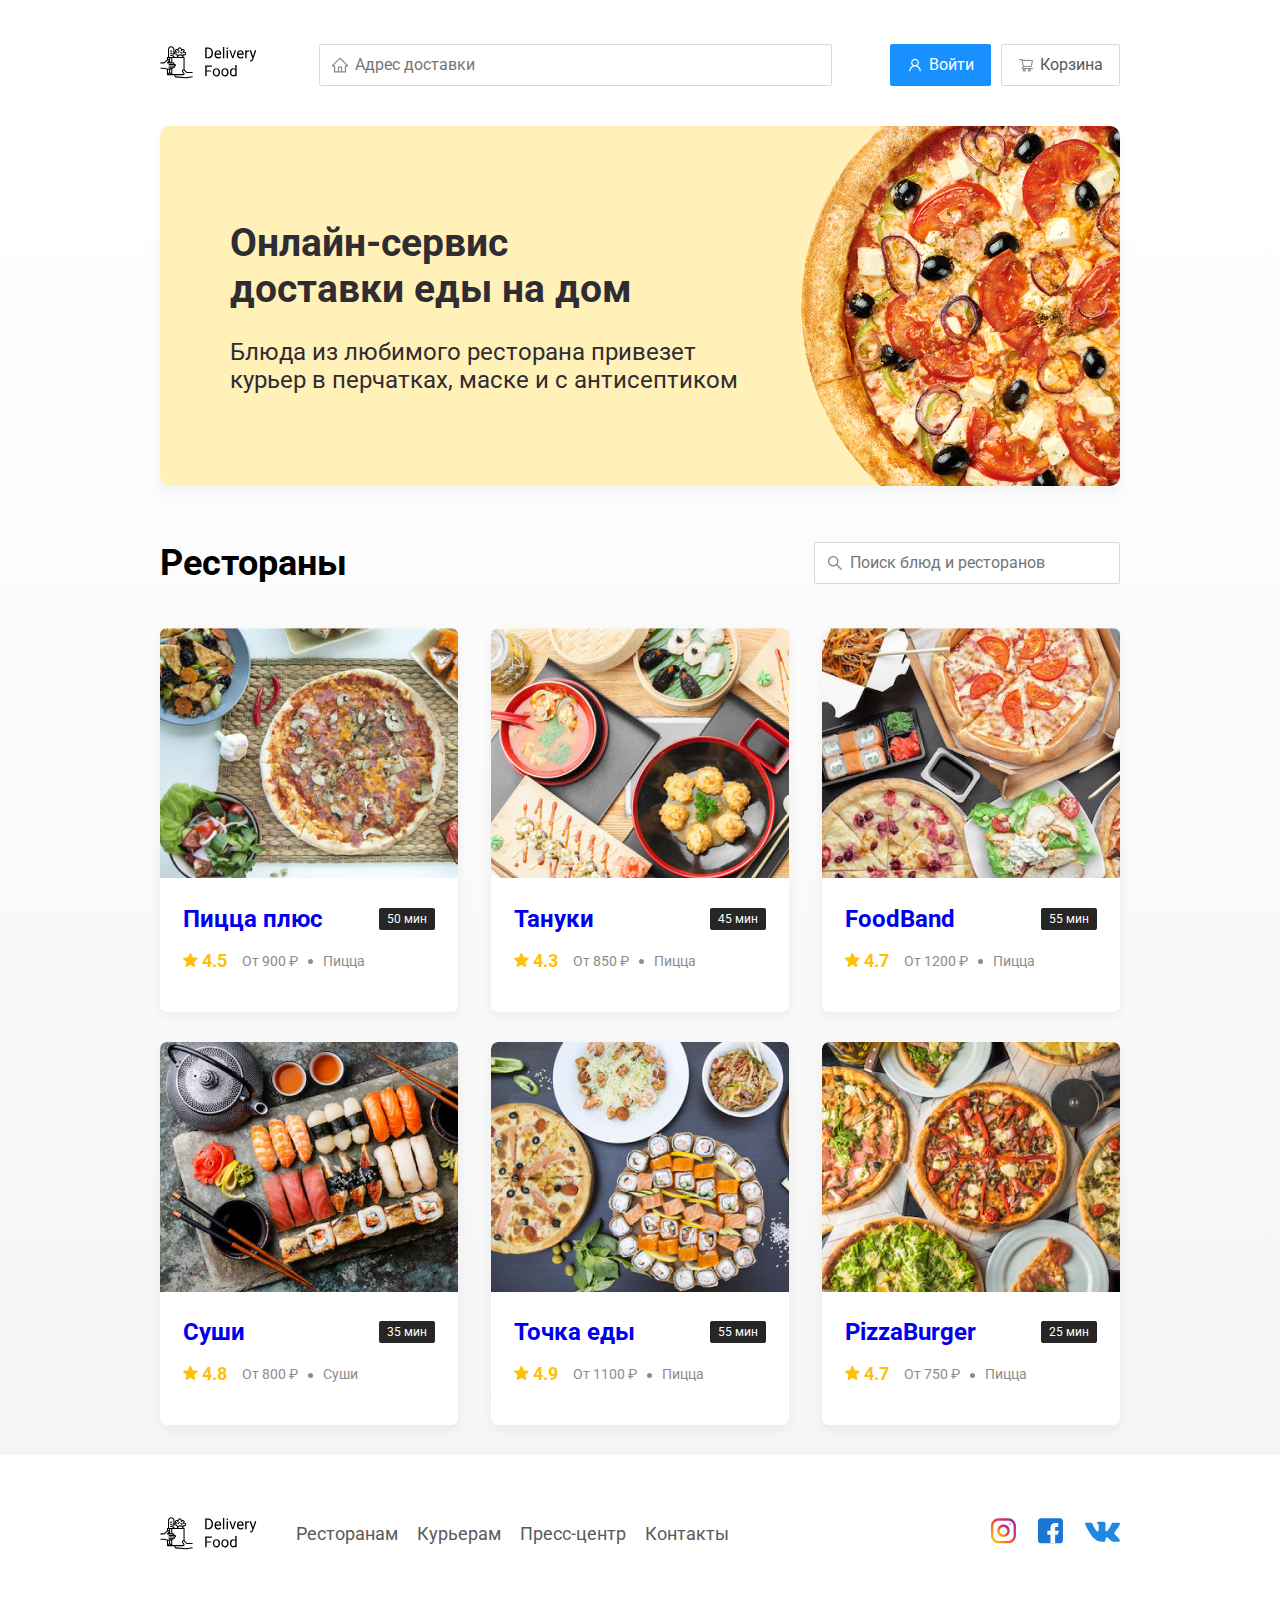
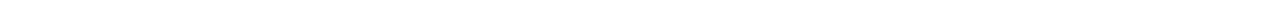
<file: index.html>
<!DOCTYPE html>
<html lang="ru">
  <head>
    <meta charset="UTF-8" />
    <meta name="viewport" content="width=device-width, initial-scale=1.0" />
    <title>Delivery Food - доставка еды на дом</title>
    <link
      href="https://fonts.googleapis.com/css2?family=Roboto:wght@400;700&display=swap"
      rel="stylesheet"
    />
    <link rel="stylesheet" href="css\normalize.css" />
    <link rel="stylesheet" href="css/style.css" />
  </head>
  <body>
    <div class="container">
      <!-- шапка сайта -->
      <header class="header">
        <!-- логотип -->
        <a class="logo" href="index.html">
          <img src="img/logo.svg" alt="Logo" />
        </a>
        <!-- поле адреса -->
        <input
          type="text"
          class="input input-address"
          placeholder="Адрес доставки"
        />
        <!-- кнопки -->
        <div class="buttons">
          <button class="button button-primary">
            <img class="button-icon" src="img/user.svg" alt="user" />
            <span class="button-text">Войти</span>
          </button>
          <button class="button">
            <img
              class="button-icon"
              src="img/shopping-cart.svg"
              alt="shopping-cart"
            />
            <span class="button-text">Корзина</span>
          </button>
        </div>
      </header>
    </div>
    <main class="main">
      <div class="container">
        <section class="promo">
          <h1 class="promo-title">
            Онлайн-сервис <br />
            доставки еды на дом
          </h1>
          <p class="promo-text">
            Блюда из любимого ресторана привезет курьер в перчатках, маске и с
            антисептиком
          </p>
        </section>

        <section class="restaurants">
          <div class="section-heading">
            <h2 class="section-title">Рестораны</h2>
            <input
              type="text"
              class="input input-search"
              placeholder="Поиск блюд и ресторанов"
            />
          </div>
          <!-- cards -->
          <div class="cards">
            <a href="restaurant.html" class="card">
              <img class="card-image" src="./img/image.png" alt="image" />
              <div class="card-text">
                <!-- card-heading -->
                <div class="card-heading">
                  <h3 class="card-title">Пицца плюс</h3>
                  <span class="card-tag tag">50 мин</span>
                </div>
                <!-- card-info -->
                <div class="card-info">
                  <div class="rating">
                    <img
                      class="rating-star"
                      src="./img/Vector.svg"
                      alt="rating"
                    />
                    4.5
                  </div>
                  <div class="price">От 900 ₽</div>
                  <div class="category">Пицца</div>
                </div>
              </div>
            </a>
            <!-- /.card -->
            <a href="restaurant.html" class="card">
              <img class="card-image" src="./img/image2.png" alt="image" />
              <div class="card-text">
                <!-- card-heading -->
                <div class="card-heading">
                  <h3 class="card-title">Тануки</h3>
                  <span class="card-tag tag">45 мин</span>
                </div>
                <!-- card-info -->
                <div class="card-info">
                  <div class="rating">
                    <img
                      class="rating-star"
                      src="./img/Vector.svg"
                      alt="rating"
                    />
                    4.3
                  </div>
                  <div class="price">От 850 ₽</div>
                  <div class="category">Пицца</div>
                </div>
              </div>
            </a>
            <!-- /.card -->
            <a href="restaurant.html" class="card">
              <img class="card-image" src="./img/image3.png" alt="image" />
              <div class="card-text">
                <!-- card-heading -->
                <div class="card-heading">
                  <h3 class="card-title">FoodBand</h3>
                  <span class="card-tag tag">55 мин</span>
                </div>
                <!-- card-info -->
                <div class="card-info">
                  <div class="rating">
                    <img
                      class="rating-star"
                      src="./img/Vector.svg"
                      alt="rating"
                    />
                    4.7
                  </div>
                  <div class="price">От 1200 ₽</div>
                  <div class="category">Пицца</div>
                </div>
              </div>
            </a>
            <!-- /.card -->
            <a href="restaurant.html" class="card">
              <img class="card-image" src="./img/image4.png" alt="image" />
              <div class="card-text">
                <!-- card-heading -->
                <div class="card-heading">
                  <h3 class="card-title">Суши</h3>
                  <span class="card-tag tag">35 мин</span>
                </div>
                <!-- card-info -->
                <div class="card-info">
                  <div class="rating">
                    <img
                      class="rating-star"
                      src="./img/Vector.svg"
                      alt="rating"
                    />
                    4.8
                  </div>
                  <div class="price">От 800 ₽</div>
                  <div class="category">Суши</div>
                </div>
              </div>
            </a>
            <!-- /.card -->
            <a href="restaurant.html" class="card">
              <img class="card-image" src="./img/image5.png" alt="image" />
              <div class="card-text">
                <!-- card-heading -->
                <div class="card-heading">
                  <h3 class="card-title">Точка еды</h3>
                  <span class="card-tag tag">55 мин</span>
                </div>
                <!-- card-info -->
                <div class="card-info">
                  <div class="rating">
                    <img
                      class="rating-star"
                      src="./img/Vector.svg"
                      alt="rating"
                    />
                    4.9
                  </div>
                  <div class="price">От 1100 ₽</div>
                  <div class="category">Пицца</div>
                </div>
              </div>
            </a>
            <!-- /.card -->
            <a href="restaurant.html" class="card">
              <img class="card-image" src="./img/image6.png" alt="image" />
              <div class="card-text">
                <!-- card-heading -->
                <div class="card-heading">
                  <h3 class="card-title">PizzaBurger</h3>
                  <span class="card-tag tag">25 мин</span>
                </div>
                <!-- card-info -->
                <div class="card-info">
                  <div class="rating">
                    <img
                      class="rating-star"
                      src="./img/Vector.svg"
                      alt="rating"
                    />
                    4.7
                  </div>
                  <div class="price">От 750 ₽</div>
                  <div class="category">Пицца</div>
                </div>
              </div>
            </a>
            <!-- /.card -->
          </div>
        </section>
      </div>
    </main>
    <footer class="footer">
      <div class="container">
        <div class="footer-block">
          <img src="./img/logo.svg" alt="logo" class="logo footer-logo" />
          <nav class="footer-nav">
            <a href="#" class="footer-link">Ресторанам </a>
            <!-- /.footer-link -->
            <a href="#" class="footer-link">Курьерам</a>
            <!-- /.footer-link -->
            <a href="#" class="footer-link">Пресс-центр</a>
            <!-- /.footer-link -->
            <a href="#" class="footer-link">Контакты</a>
            <!-- /.footer-link -->
          </nav>
          <div class="social-links">
            <a href="#" class="social-link"
              ><img src="img/insta.svg" alt="instagram" class="social-image"
            /></a>
            <a href="#" class="social-link"
              ><img src="img/fb.svg" alt="fb" class="social-image"
            /></a>
            <a href="#" class="social-link"
              ><img src="img/vk.svg" alt="vk" class="social-image"
            /></a>
          </div>
          <!-- /.social-links -->
        </div>
      </div>
    </footer>
  </body>
</html>
</file>
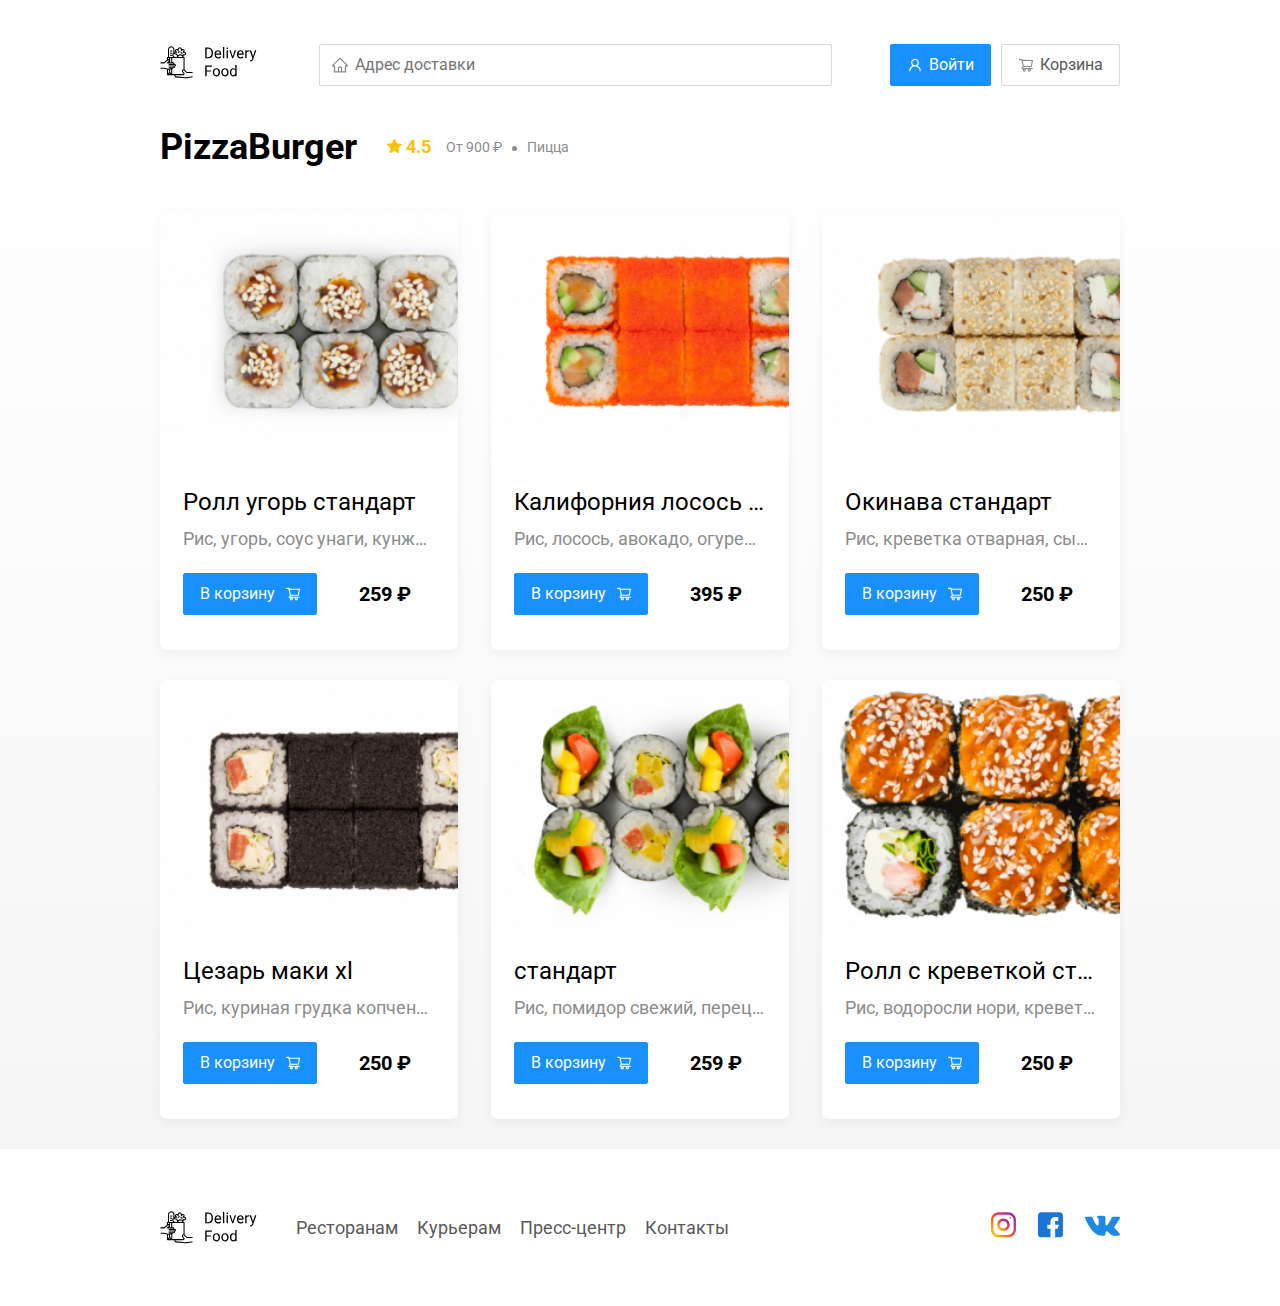
<file: restaurant.html>
<!DOCTYPE html>
<html lang="ru">
  <head>
    <meta charset="UTF-8" />
    <meta name="viewport" content="width=device-width, initial-scale=1.0" />
    <title>PizzaBurger - доставка еды на дом</title>
    <link
      href="https://fonts.googleapis.com/css2?family=Roboto:wght@400;700&display=swap"
      rel="stylesheet"
    />
    <link rel="stylesheet" href="css/normalize.css" />
    <link rel="stylesheet" href="css/animate.css" />
    <link rel="stylesheet" href="css/style.css" />
  </head>
  <body>
    <div class="container">
      <!-- шапка сайта -->
      <header class="header">
        <!-- логотип -->
        <a class="logo" href="index.html">
          <img src="img/logo.svg" alt="Logo" />
        </a>
        <!-- поле адреса -->
        <input
          type="text"
          class="input input-address"
          placeholder="Адрес доставки"
        />
        <!-- кнопки -->
        <div class="buttons">
          <button class="button button-primary">
            <img class="button-icon" src="img/user.svg" alt="user" />
            <span class="button-text">Войти</span>
          </button>
          <button class="button" id="card-button">
            <img
              class="button-icon"
              src="img/shopping-cart.svg"
              alt="shopping-cart"
            />
            <span class="button-text">Корзина</span>
          </button>
        </div>
      </header>
    </div>
    <main class="main">
      <div class="container">
        <section class="restaurants">
          <div class="section-heading">
            <h2 class="section-title">PizzaBurger</h2>
            <!-- card-info -->
            <div class="card-info">
              <div class="rating">
                <img class="rating-star" src="./img/Vector.svg" alt="rating" />
                4.5
              </div>
              <div class="price">От 900 ₽</div>
              <div class="category">Пицца</div>
            </div>
          </div>
          <!-- cards -->
          <div class="cards">
            <div class="card wow fadeInUp" data-wow-delay="0.2s">
              <img class="card-image" src="./img/image1-1.png" alt="image" />
              <div class="card-text">
                <!-- card-heading -->
                <div class="card-heading">
                  <h3 class="card-title card-title-reg">Ролл угорь стандарт</h3>
                </div>
                <!-- card-info -->
                <div class="card-info">
                  <div class="ingredients">
                    Рис, угорь, соус унаги, кунжут, водоросли нори.
                  </div>
                </div>
                <div class="card-buttons">
                  <button class="button button-primary">
                    <span class="button-card-text">В корзину</span>
                    <img
                      src="img/shopping.svg"
                      alt="shopping-cart"
                      class="button-card-image"
                    />
                  </button>
                  <strong class="card-price-bold">259 ₽ </strong>
                </div>
              </div>
            </div>
            <!-- /.card -->
            <div class="card wow fadeInUp" data-wow-delay="0.4s">
              <img class="card-image" src="./img/image1-2.png" alt="image" />
              <div class="card-text">
                <!-- card-heading -->
                <div class="card-heading">
                  <h3 class="card-title card-title-reg">
                    Калифорния лосось стандарт
                  </h3>
                </div>
                <!-- card-info -->
                <div class="card-info">
                  <div class="ingredients">
                    Рис, лосось, авокадо, огурец, майонез, икра масаго,
                    водоросли нори.
                  </div>
                </div>
                <div class="card-buttons">
                  <button class="button button-primary">
                    <span class="button-card-text">В корзину</span>
                    <img
                      src="img/shopping.svg"
                      alt="shopping-cart"
                      class="button-card-image"
                    />
                  </button>
                  <strong class="card-price-bold">395 ₽ </strong>
                </div>
              </div>
            </div>
            <!-- /.card -->
            <div class="card wow fadeInUp" data-wow-delay="0.6s">
              <img class="card-image" src="./img/image1-3.png" alt="image" />
              <div class="card-text">
                <!-- card-heading -->
                <div class="card-heading">
                  <h3 class="card-title card-title-reg">Окинава стандарт</h3>
                </div>
                <!-- card-info -->
                <div class="card-info">
                  <div class="ingredients">
                    Рис, креветка отварная, сыр сливочный, лосось, огурец
                    свежий...
                  </div>
                </div>
                <div class="card-buttons">
                  <button class="button button-primary">
                    <span class="button-card-text">В корзину</span>
                    <img
                      src="img/shopping.svg"
                      alt="shopping-cart"
                      class="button-card-image"
                    />
                  </button>
                  <strong class="card-price-bold">250 ₽ </strong>
                </div>
              </div>
            </div>
            <!-- /.card -->
            <div class="card wow fadeInUp" data-wow-delay="0.2s">
              <img class="card-image" src="./img/image1-4.png" alt="image" />
              <div class="card-text">
                <!-- card-heading -->
                <div class="card-heading">
                  <h3 class="card-title card-title-reg">Цезарь маки хl</h3>
                </div>
                <!-- card-info -->
                <div class="card-info">
                  <div class="ingredients">
                    Рис, куриная грудка копченая, икра масаго, томат, айсберг,
                    соус цезарь...
                  </div>
                </div>
                <div class="card-buttons">
                  <button class="button button-primary">
                    <span class="button-card-text">В корзину</span>
                    <img
                      src="img/shopping.svg"
                      alt="shopping-cart"
                      class="button-card-image"
                    />
                  </button>
                  <strong class="card-price-bold">250 ₽ </strong>
                </div>
              </div>
            </div>
            <!-- /.card -->
            <div class="card wow fadeInUp" data-wow-delay="0.4s">
              <img class="card-image" src="./img/image1-5.png" alt="image" />
              <div class="card-text">
                <!-- card-heading -->
                <div class="card-heading">
                  <h3 class="card-title card-title-reg">стандарт</h3>
                </div>
                <!-- card-info -->
                <div class="card-info">
                  <div class="ingredients">
                    Рис, помидор свежий, перец болгарский, авокадо, огурец,
                    айсберг
                  </div>
                </div>
                <div class="card-buttons">
                  <button class="button button-primary">
                    <span class="button-card-text">В корзину</span>
                    <img
                      src="img/shopping.svg"
                      alt="shopping-cart"
                      class="button-card-image"
                    />
                  </button>
                  <strong class="card-price-bold">259 ₽ </strong>
                </div>
              </div>
            </div>
            <!-- /.card -->
            <div class="card wow fadeInUp" data-wow-delay="0.6s">
              <img class="card-image" src="./img/image1-6.png" alt="image" />
              <div class="card-text">
                <!-- card-heading -->
                <div class="card-heading">
                  <h3 class="card-title card-title-reg">
                    Ролл с креветкой стандарт
                  </h3>
                </div>
                <!-- card-info -->
                <div class="card-info">
                  <div class="ingredients">
                    Рис, водоросли нори, креветки отварные, сыр сливочный,
                    огурцы
                  </div>
                </div>
                <div class="card-buttons">
                  <button class="button button-primary">
                    <span class="button-card-text">В корзину</span>
                    <img
                      src="img/shopping.svg"
                      alt="shopping-cart"
                      class="button-card-image"
                    />
                  </button>
                  <strong class="card-price-bold">250 ₽</strong>
                </div>
              </div>
            </div>
            <!-- /.card -->
          </div>
        </section>
      </div>
    </main>
    <footer class="footer">
      <div class="container">
        <div class="footer-block">
          <img src="./img/logo.svg" alt="logo" class="logo footer-logo" />
          <nav class="footer-nav">
            <a href="#" class="footer-link">Ресторанам </a>
            <!-- /.footer-link -->
            <a href="#" class="footer-link">Курьерам</a>
            <!-- /.footer-link -->
            <a href="#" class="footer-link">Пресс-центр</a>
            <!-- /.footer-link -->
            <a href="#" class="footer-link">Контакты</a>
            <!-- /.footer-link -->
          </nav>
          <div class="social-links">
            <a href="#" class="social-link"
              ><img src="img/insta.svg" alt="instagram" class="social-image"
            /></a>
            <a href="#" class="social-link"
              ><img src="img/fb.svg" alt="fb" class="social-image"
            /></a>
            <a href="#" class="social-link"
              ><img src="img/vk.svg" alt="vk" class="social-image"
            /></a>
          </div>
          <!-- /.social-links -->
        </div>
      </div>
    </footer>
    <div class="modal">
      <div class="modal-dialog">
        <div class="modal-header">
          <h3 class="modal-title">Корзина</h3>
          <button class="close">&times;</button>
        </div>
        <!-- modal-header -->
        <div class="modal-body">
          <div class="food-row">
            <span class="food-name">Ролл угорь стандарт</span>
            <strong class="food-price">250 ₽</strong>
            <div class="food-counter">
              <button class="counter-button">-</button>
              <span class="counter">1</span>
              <button class="counter-button">+</button>
            </div>
          </div>
          <!-- /.food-row -->
          <div class="food-row">
            <span class="food-name">Ролл угорь стандарт</span>
            <strong class="food-price">250 ₽</strong>
            <div class="food-counter">
              <button class="counter-button">-</button>
              <span class="counter">1</span>
              <button class="counter-button">+</button>
            </div>
          </div>
          <!-- /.food-row -->
          <div class="food-row">
            <span class="food-name">Ролл угорь стандарт</span>
            <strong class="food-price">250 ₽</strong>
            <div class="food-counter">
              <button class="counter-button">-</button>
              <span class="counter">1</span>
              <button class="counter-button">+</button>
            </div>
          </div>
          <!-- /.food-row -->
          <div class="food-row">
            <span class="food-name">Ролл угорь стандарт</span>
            <strong class="food-price">250 ₽</strong>
            <div class="food-counter">
              <button class="counter-button">-</button>
              <span class="counter">1</span>
              <button class="counter-button">+</button>
            </div>
          </div>
          <!-- /.food-row -->
          <div class="food-row">
            <span class="food-name">Ролл угорь стандарт</span>
            <strong class="food-price">250 ₽</strong>
            <div class="food-counter">
              <button class="counter-button">-</button>
              <span class="counter">1</span>
              <button class="counter-button">+</button>
            </div>
          </div>
          <!-- /.food-row -->
        </div>
        <!-- /.modal-body -->
        <div class="modal-footer">
          <span class="modal-pricetag">1250 ₽</span>
          <div class="footer-buttons">
            <button class="button button-primary">Оформить заказ</button>
            <button class="button">Отмена</button>
          </div>
        </div>
        <!-- /.modal-footer -->
      </div>
    </div>
    <script src="js/wow.min.js"></script>
    <script src="js/main.js"></script>
  </body>
</html>
</file>
<file: css/style.css>
* {
  box-sizing: border-box;
}
body {
  font-family: "Roboto", sans-serif;
  padding-top: 44px;
}
.container {
  max-width: 1200px;
  margin: auto;
}
.header {
  display: flex;
  align-items: center;
  justify-content: space-between;
  margin-bottom: 40px;
}
.input {
  background: #ffffff;
  border: 1px solid #d9d9d9;
  border-radius: 2px;
  font-style: 16px;
  line-height: 24px;
  padding: 8px;
  padding-left: 35px;
  background-repeat: no-repeat;
  background-position: left 11px center;
}
.input-address {
  flex: 0.8;
  background-image: url(../img/home.svg);
}
.input-search {
  width: 306px;
  background-image: url(../img/search.svg);
  margin-left: auto;
}
.buttons {
  display: flex;
  align-items: center;
}
.button {
  display: flex;
  align-items: center;
  padding: 8px 16px;
  background: #ffffff;
  border: 1px solid #d9d9d9;
  box-sizing: border-box;
  box-shadow: 0px 0px 2px rgba(0, 0, 0, 0.0015);
  border-radius: 2px;
  font-size: 16px;
  line-height: 24px;
  color: #595959;
}
.button-primary {
  background: #1890ff;
  border: 1px solid #1890ff;
  color: #ffffff;
  margin-right: 10px;
}
.button-card-text {
  margin-right: 10px;
}
.button-icon {
  margin-right: 6px;
}
.promo {
  box-shadow: 0px 7px 12px rgba(158, 158, 163, 0.1);
  background: #fff1b8 url(../img/promo-image.jpeg) no-repeat top -100px right -247px /
    924px;
  border-radius: 10px;
  padding: 68px 70px;
  margin-bottom: 56px;
}
.promo-title {
  color: #302c34;
  font-style: normal;
  font-weight: bold;
  font-size: 39px;
  line-height: 46px;
}
.promo-text {
  max-width: 538px;
  font-style: normal;
  font-weight: normal;
  font-size: 24px;
  line-height: 28px;
  color: #302c34;
}
.main {
  background: linear-gradient(
    180deg,
    rgba(245, 245, 245, 0) 1.04%,
    #f5f5f5 100%
  );
}

.section-heading {
  display: flex;
  align-items: center;
  margin-bottom: 44px;
}
.section-title {
  font-style: normal;
  font-weight: bold;
  font-size: 36px;
  line-height: 42px;
  color: #000000;
  margin: 0;
  margin-right: 30px;
}
.cards {
  display: flex;
  flex-wrap: wrap;
  justify-content: space-between;
  align-items: flex-start;
}
.card {
  background: #ffffff;
  box-shadow: 0px 4px 12px rgba(0, 0, 0, 0.05);
  border-radius: 7px;
  overflow: hidden;
  margin-bottom: 30px;
  flex-basis: 31%;
  text-decoration: none;
}
.card-image {
  width: 384px;
  height: 250px;
  object-fit: cover;
}
.card-text {
  padding-top: 20px;
  padding-bottom: 35px;
  padding-left: 23px;
  padding-right: 23px;
}
.card-heading {
  display: flex;
  align-items: center;
  justify-content: space-between;
  margin-bottom: 10px;
}
.card-title {
  margin: 0;
  font-style: normal;
  font-weight: bold;
  font-size: 24px;
  line-height: 32px;
  text-overflow: ellipsis;
  overflow: hidden;
  white-space: nowrap;
}
.card-title-reg {
  font-weight: 400;
}
.card-tag {
  color: #ffffff;
  font-style: normal;
  font-weight: normal;
  font-size: 12px;
  line-height: 20px;
  background: #262626;
  border-radius: 2px;
  padding: 1px 8px;
}
.card-info {
  display: flex;
  align-items: center;
  flex-wrap: wrap;
}
.card-buttons {
  display: flex;
  align-items: center;
  margin-top: 24px;
}
.card-price-bold {
  font-weight: bold;
  font-size: 20px;
  line-height: 32px;
  margin-left: 32px;
}
.rating {
  margin-right: 26px;
  color: #ffc107;
  font-style: normal;
  font-weight: bold;
  font-size: 18px;
  line-height: 32px;
}
.price,
.category {
  font-size: 18px;
  line-height: 32px;
  color: #8c8c8c;
}
.ingredients {
  font-size: 18px;
  line-height: 21px;
  color: #8c8c8c;
  text-overflow: ellipsis;
  overflow: hidden;
  white-space: nowrap;
}
.category {
  text-overflow: ellipsis;
  overflow: hidden;
  white-space: nowrap;
  max-width: 150px;
}
.price {
  margin-right: 10px;
}
.price:after {
  content: "";
  width: 5px;
  height: 5px;
  background-color: #8c8c8c;
  display: inline-block;
  vertical-align: middle;
  border-radius: 50%;
  margin-left: 10px;
}
.footer {
  padding: 60px 0;
}
.footer-block {
  display: flex;
  align-items: center;
  justify-content: space-between;
}
.footer-nav {
  margin-left: 35px;
  margin-right: auto;
}
.footer-link {
  display: inline-block;
  text-decoration: none;
  color: #595959;
  font-style: normal;
  font-weight: normal;
  font-size: 18px;
  line-height: 21px;
}
.footer-link:not(:last-child) {
  margin-right: 15px;
}
.social-links {
  display: flex;
  align-items: center;
}
.social-link:not(:last-child) {
  margin-right: 21px;
}
.modal {
  position: fixed;
  left: 0;
  top: 0;
  width: 100%;
  height: 100%;
  background: rgba(0, 0, 0, 0.4);
  display: flex;
  display: none;
}
.is-open {
  display: flex;
}
.modal-dialog {
  max-width: 780px;
  width: 95%;
  background: #ffffff;
  border-radius: 5px;
  margin: auto;
  padding: 40px 45px;
}
.modal-header {
  display: flex;
  align-items: center;
  justify-content: space-between;
  margin-bottom: 45px;
}
.modal-title {
  margin: 0;
  font-style: normal;
  font-weight: bold;
  font-size: 36px;
  line-height: 42px;
}
.close {
  font-size: 36px;
  border: none;
  background-color: transparent;
}
.modal-header {
  margin-bottom: 52px;
}
.food-row {
  display: flex;
  align-items: flex-start;
  justify-content: space-between;
  padding-bottom: 8px;
  border-bottom: 1px solid #d9d9d9;
  margin-bottom: 15px;
}
.food-name {
  font-weight: normal;
  font-size: 18px;
  line-height: 32px;
}

.food-price {
  margin-left: auto;
  margin-right: 47px;
  font-weight: bold;
  font-size: 20px;
  line-height: 32px;
}
.food-counter {
  display: flex;
  align-items: center;
}
.counter-button {
  display: flex;
  align-items: center;
  justify-content: center;
  width: 39px;
  height: 32px;
  background: #ffffff;
  border: 1px solid #40a9ff;
  box-sizing: border-box;
  border-radius: 2px;
  font-weight: normal;
  font-size: 14px;
  line-height: 22px;
  color: #40a9ff;
}
.counter {
  font-size: 16px;
  line-height: 24px;
  margin-left: 10px;
  margin-right: 10px;
}
.modal-footer {
  display: flex;
  align-items: center;
  justify-content: space-between;
}
.footer-buttons {
  display: flex;
  align-items: center;
}
.modal-pricetag {
  background: #262626;
  border-radius: 5px;
  color: #fafafa;
  padding: 15px 20px;
}

@media (max-width: 1366px) {
  .container {
    max-width: 960px;
  }
  .promo {
    background-position: center right -300px;
    background-size: 750px;
  }
  .rating {
    margin-right: 15px;
  }
  .category,
  .price {
    font-size: 14px;
  }
}
@media (max-width: 992px) {
  .container {
    max-width: 750px;
  }
  .promo {
    padding: 50px;
    background-size: 500px;
    background-position: center right -200px;
  }
  .promo-text {
    font-size: 18px;
    max-width: 400px;
  }
  .card {
    flex-basis: 49%;
  }
  .footer-link {
    font-size: 16px;
  }
}
@media (max-width: 768px) {
  .container {
    max-width: 560px;
  }
  .promo {
    background-size: 400px;
    background-position: bottom 50px right -200px;
  }
  .promo-text {
    margin-top: 0;
  }
  .promo-title {
    font-size: 24px;
    line-height: 1.4;
  }
  .card-info {
    flex-wrap: wrap;
  }
  .cadr .rating {
    flex-basis: 100%;
  }
  .card-title {
    font-size: 18px;
  }
}
@media (max-width: 578px) {
  .container {
    width: 90%;
  }
  .header {
    flex-wrap: wrap;
  }
  .input-address {
    margin-top: 15px;
    order: 5;
    flex: 1;
  }
  .promo {
    background-image: none;
  }
  .promo-title {
    margin-bottom: 10px;
  }
  .section-title {
    font-size: 20px;
  }
  .card {
    flex-basis: 100%;
  }

  .card-image {
    width: 100%;
  }
  .footer {
    padding: 30px 0;
  }
  .footer-block {
    align-items: flex-start;
  }
  .footer-nav {
    margin-left: 0;
    margin-right: 0;
    order: 0;
    display: flex;
    flex-direction: column;
  }
  .footer-logo {
    margin-right: 15px;
    order: 1;
  }
  .footer-links {
    order: 2;
  }
}
@media (max-width: 480px) {
  .button-text {
    display: none;
  }
  .button-icon {
    margin: 0;
  }
  .button {
    min-height: 40px;
  }
  .promo {
    padding: 20px;
  }
  .section-heading {
    flex-wrap: wrap;
  }
  .footer-block {
    flex-wrap: wrap;
    flex-direction: column;
    align-items: center;
  }
  .footer-logo {
    order: 0;
    margin-bottom: 20px;
  }
  .footer-nav {
    margin-bottom: 20px;
    text-align: center;
  }
  .footer-link:not(:last-child) {
    margin-right: 0;
  }
}
</file>
